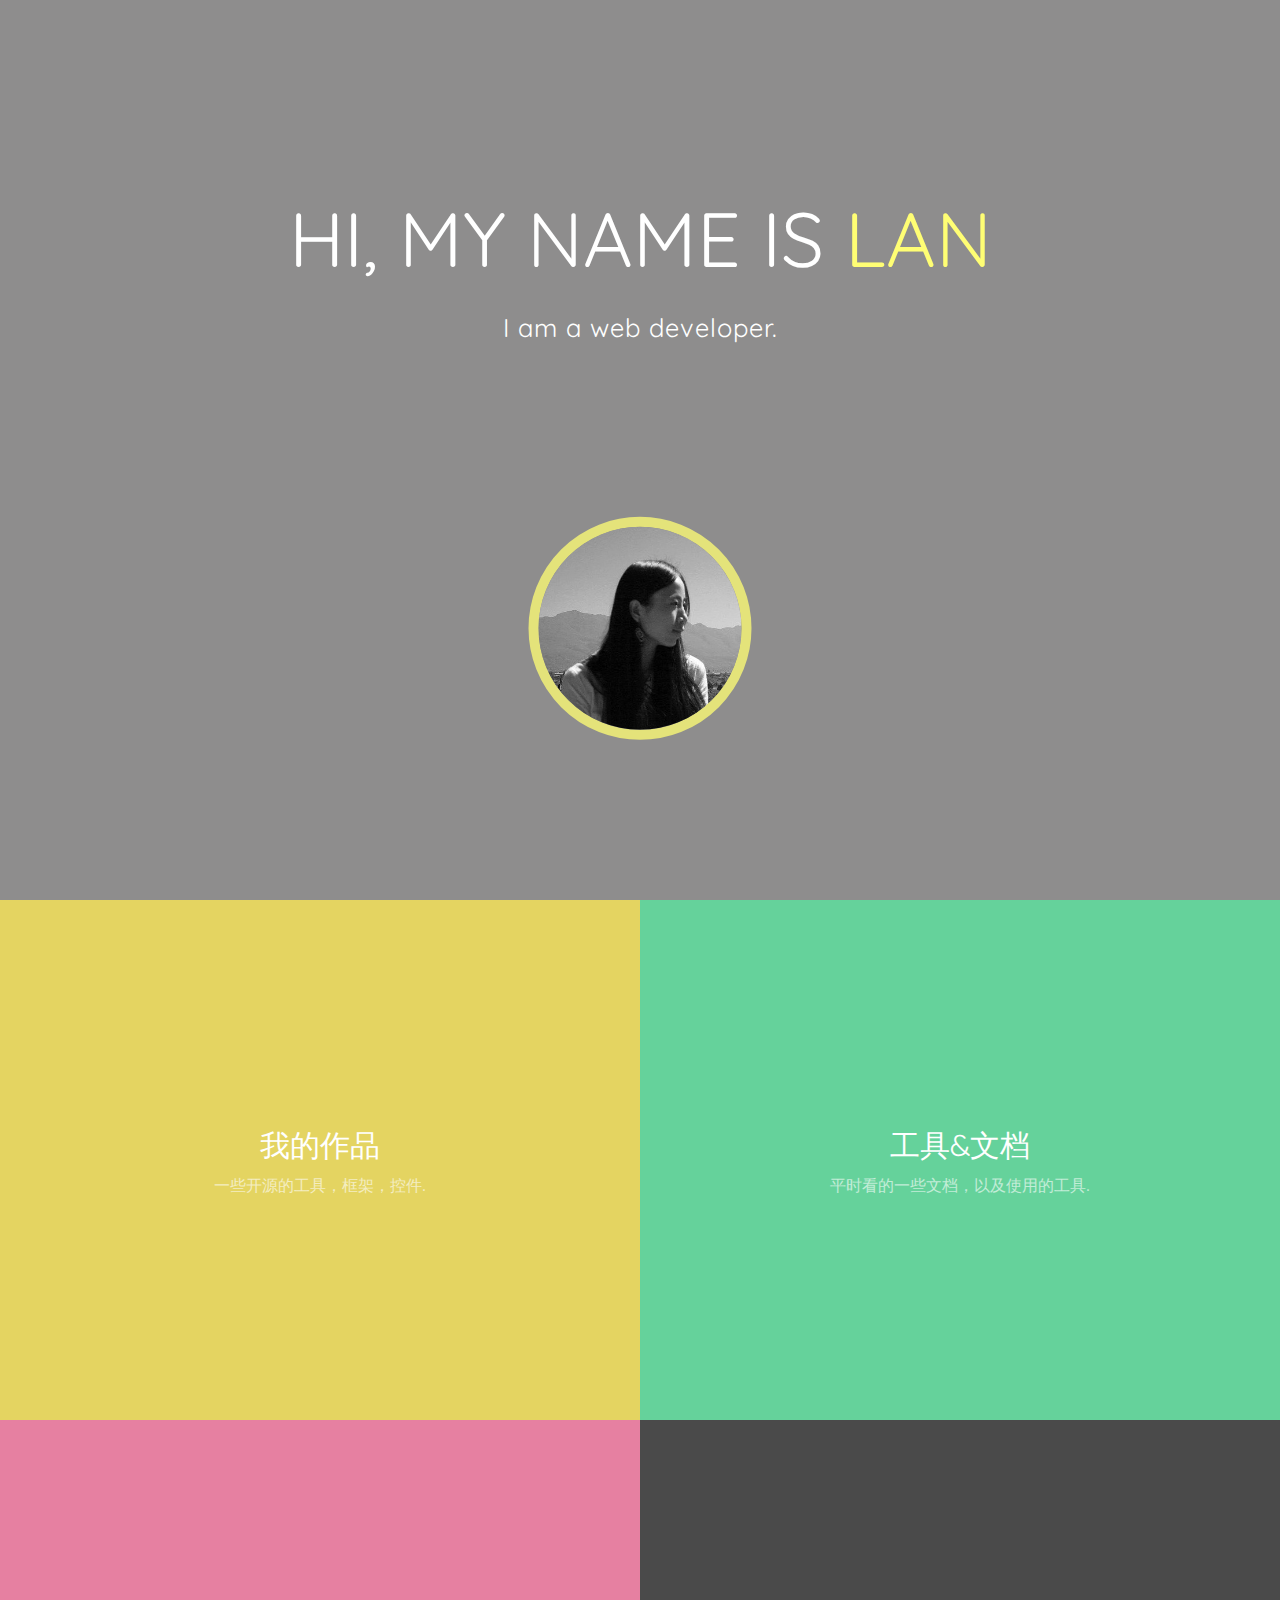
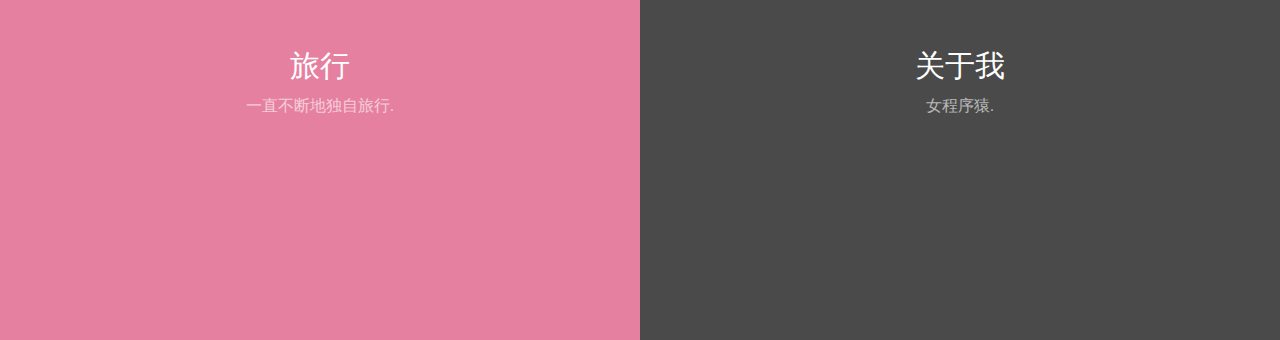
<file: index.html>
<!DOCTYPE html>
<html lang="en" class="js flexbox canvas canvastext webgl no-touch geolocation postmessage websqldatabase indexeddb hashchange history draganddrop websockets rgba hsla multiplebgs backgroundsize borderimage borderradius boxshadow textshadow opacity cssanimations csscolumns cssgradients cssreflections csstransforms csstransforms3d csstransitions fontface generatedcontent video audio localstorage sessionstorage webworkers applicationcache svg inlinesvg smil svgclippaths">

<head>
  <meta http-equiv="Content-Type" content="text/html; charset=utf8">
  <meta name="viewport" content="width=device-width, initial-scale=1">
  <title>LAN</title>
  <link rel="shortcut icon" href="./favicon.ico" />
  <link rel="stylesheet" href="./css/reset.css">
  <!-- CSS reset -->
  <link rel="stylesheet" href="./css/style.css">
  <!-- Resource style -->
  <script src="./js/modernizr.js"></script>
  <!-- Modernizr -->
</head>

<body>
  <main class="cd-main">
    <header>
      <div class="head-info">
        <div>
          <h1>HI, MY NAME IS <span>LAN</span></h1>
          <p>I am a web developer.</p>
        </div>
      </div>
      <div class="user-img">
        <img src="./images/head.jpg" alt="">
      </div>
      <div class="color"></div>
    </header>
    <ul class="cd-gallery">
      <li class="cd-item">
        <a link="product">
          <div>
            <h2>我的作品</h2>
            <p>一些开源的工具，框架，控件.</p>
            <b>Umock</b>
          </div>
        </a>
      </li>
      <li class="cd-item">
        <a link="doc">
          <div>
            <h2>工具&文档</h2>
            <p>平时看的一些文档，以及使用的工具.</p>
            <b>ES6文档</b>
          </div>
        </a>
      </li>
      <li class="cd-item">
        <a link="travel">
          <div>
            <h2>旅行</h2>
            <p>一直不断地独自旅行.</p>
            <b>俄罗斯</b>
          </div>
        </a>
      </li>
      <li class="cd-item">
        <a link="aboutme">
          <div>
            <h2>关于我</h2>
            <p>女程序猿.</p>
            <b>联系我</b>
          </div>
        </a>
      </li>
    </ul>
    <!-- .cd-gallery -->
  </main>
  <!-- .cd-main -->
  <div class="cd-folding-panel">
    <div class="fold-left"></div>
    <!-- this is the left fold -->
    <div class="fold-right"></div>
    <!-- this is the right fold -->
    <div class="cd-fold-content">
    </div>
    <a class="cd-close" href="http://www.17sucai.com/preview/1/2015-10-12/TCC/index.html#0"></a>
  </div>
  <div class="content">
    <div class="aboutme">
      <p><em>女程序媛......</em></p>

      <h2>关于我</h2>
      <!-- <p>其实我是Java工程师，嗯。</p> -->
      <p>目标坐标上海，未来未知。</p>
      <p>其实我很多帐号是vvpvvp，不要问我为什么。</p>

      <h2>联系我</h2>
      <p>Github：<a href="https://github.com/vvpvvp" target="_blank">vvpvvp</a></p>
      <p>微博：<a href="http://weibo.com/u/1705694010" target="_blank">vvpvvp</a></p>
      <!-- <p>邮箱：<a href="mailto:495671811@qq.com" target="_blank">495671811@qq.com</a></p> -->
    </div>
    <div class="travel">
      <p><em>一个人独自旅行，去了太多地方。</em></p>
      <p><em>我会一直行走，用脚步踏遍这个世界。</em></p>

      <h2><a class="title" href="https://lvyou.baidu.com/notes/0b6e1bd2812bca0140b4a020" target="_blank">2012  &bull;  行走四川，搭车川藏线</a></h2>
      <p>想想竟然是好几年前了，年轻的时光真的好快啊</p>

      <h2><a class="title" href="https://lvyou.baidu.com/notes/685fc15e4a3365b88b2d041a" target="_blank">2013  &bull;  湖南·贵州·云南·四川</a></h2>
      <p>17天的行程，10张火车票，有五天夜晚是睡在火车上的，乘坐香格里拉的汽车去往稻城，大概一辈子都不会忘吧。</p>

      <h2>2013 &bull; 哈尔滨，长白山，雾凇岛</h2>
      <p>其实只有5天的行程，可是我就是不停的在行走，看了这辈子最好看的3次日出。可惜没有整理游记....</p>

      <h2><a class="title" href="https://lvyou.baidu.com/notes/e17b3a04419d43347fbdd1bd" target="_blank">2014  &bull;  from洛阳to新疆</a></h2>
      <p>上一次旅程我已经觉得很疯狂了，这一次我睡了10晚的火车，可是一路风光，我想我会一直走下去。</p>

      <h2>2014  &bull;  独身闯泰国</h2>
      <p>我的游玩方法是，早6出，晚10归，如果有人旅行疲劳致死，大概就是我吧。</p>
      <p>但是，我就是喜欢尽我所能，看遍那些我没有去过的地方。</p>

      <h2><a class="title" href="https://lvyou.baidu.com/notes/b5d54f152776db1d304e2330" target="_blank">2015  &bull;  呼伦贝尔</a></h2>
      <p>草原之梦，那么多梦幻的景色。</p>

      <h2><a class="title" href="http://weibo.com/tv/v/EgVPuuZk2?fid=1034:e4ab5317910f1ce5a629b146db30f102" target="_blank">2016  &bull;  火车穿越外蒙古，独自穿行俄罗斯</a></h2>
      <p>一个人的独行，很精彩。内蒙-外蒙古国-伊尔库茨克-贝加尔湖-莫斯科-圣彼得堡-苏兹达尔</p>

      <h2><a class="title">2017  &bull;  自驾甘南，川西，青海</a></h2>
      <p>第一次开车上路，穿越3000公里。</p>

      <h2><a class="title">2018  &bull;  60天，穿越9个国度</a></h2>
      <p>法国，瑞士，西班牙，英国，土耳其，格鲁吉亚，亚美尼亚，阿塞拜疆，伊朗，一路很疯狂</p>
    </div>
    <div class="doc">
      <p><em>都是自己做的一些工具，文档，分享之。</em></p>
      <h2><a class="title" href="http://es6.ch-un.com" target="_blank">ECMAScript 6文档</a></h2>
      <p>阮一峰的版本太过繁琐，我自己整理了一个简洁版本</p>
      <p>快速的介绍新的特性，这样可以更快的理解ES6，同时也方便让自己查询使用。</p>

      <h2><a class="title" href="http://s.ch-un.com" target="_blank">诗词网站</a></h2>
      <p>纯粹个人喜好</p>

      <h2><a class="title" href="http://regexp.ch-un.com" target="_blank">正则表达式测试</a></h2>
      <p>测试，用例，文档并存的正则表达式工具</p>
      <!--
      <h2><a class="title" href="http://js.ch-un.com" target="_blank">JS文档</a></h2>
      <p>Number, String, RegExp, Array等基础的对象文档，包含es5,es6</p>

      <h2><a class="title" href="http://css.ch-un.com" target="_blank">CSS文档</a></h2>
      <p>CSS中flex, transform, translation等新特性的文档，主要是每次用都得查，你懂的</p>-->
    </div>
    <div class="product">
      <p><em>一些作品。</em></p>

      <h2><a href="https://www.heyui.top" target="_blank">heyui</a></h2>
      <p>Vue2.0 UI Components。</p>
      <p>HEYUI，一个基于Vue.js的高质量UI组件库。</p>

      <h2><a href="https://admin.heyui.top" target="_blank">heyui-admin</a></h2>
      <p>heyui-admin 是一个成熟的企业应用解决方案。</p>
      <p>基于 vue2.0 和 heyui 组件库的中后端系统。</p>

      <h2><a href="https://www.npmjs.com/package/hey-cli" target="_blank">hey-cli</a></h2>
      <p>webpack脚手架，hot-dev-server，build。 </p>
      <p>不需要理解webpack，只需要知道如何配置就可以使用，摆脱繁琐重复的webpack配置。</p>

      <h2><a href="https://www.npmjs.com/package/umock" target="_blank">umock</a></h2>
      <p>服务器端的Mock Server，无需等待后端，前端可以提前独自开发。</p>
      <p>完善每个接口的文档，让所有的人都能快速开发。</p>

      <h2><a href="http://manba.ch-un.com" target="_blank">manba</a></h2>
      <p>迷你的js日期处理Util，比moment更小，更简洁</p>

      <h2><a href="https://www.npmjs.com/package/js-model" target="_blank">model</a></h2>
      <p>建立前端的数据模型，数据标准化。</p>
      <p>扩展为nodejs的数据模型管理。</p>

      <h2><a href="https://vvpvvp.coding.me/book-cli/" target="_blank">book-cli</a></h2>
      <p>最简单的Markdown文档生成工具</p>
    </div>
  </div>
  <!-- <div class="beian"><a href="http://www.miitbeian.gov.cn">沪ICP备17010105号</a></div> -->
  <script src="./js/jquery-2.1.1.js"></script>
  <!-- <script src="./js/d3.v3.min.js"></script>
  <script src="./js/trianglify.js"></script> -->
  <script src="./js/main.js"></script>
</body>

</html>
</file>
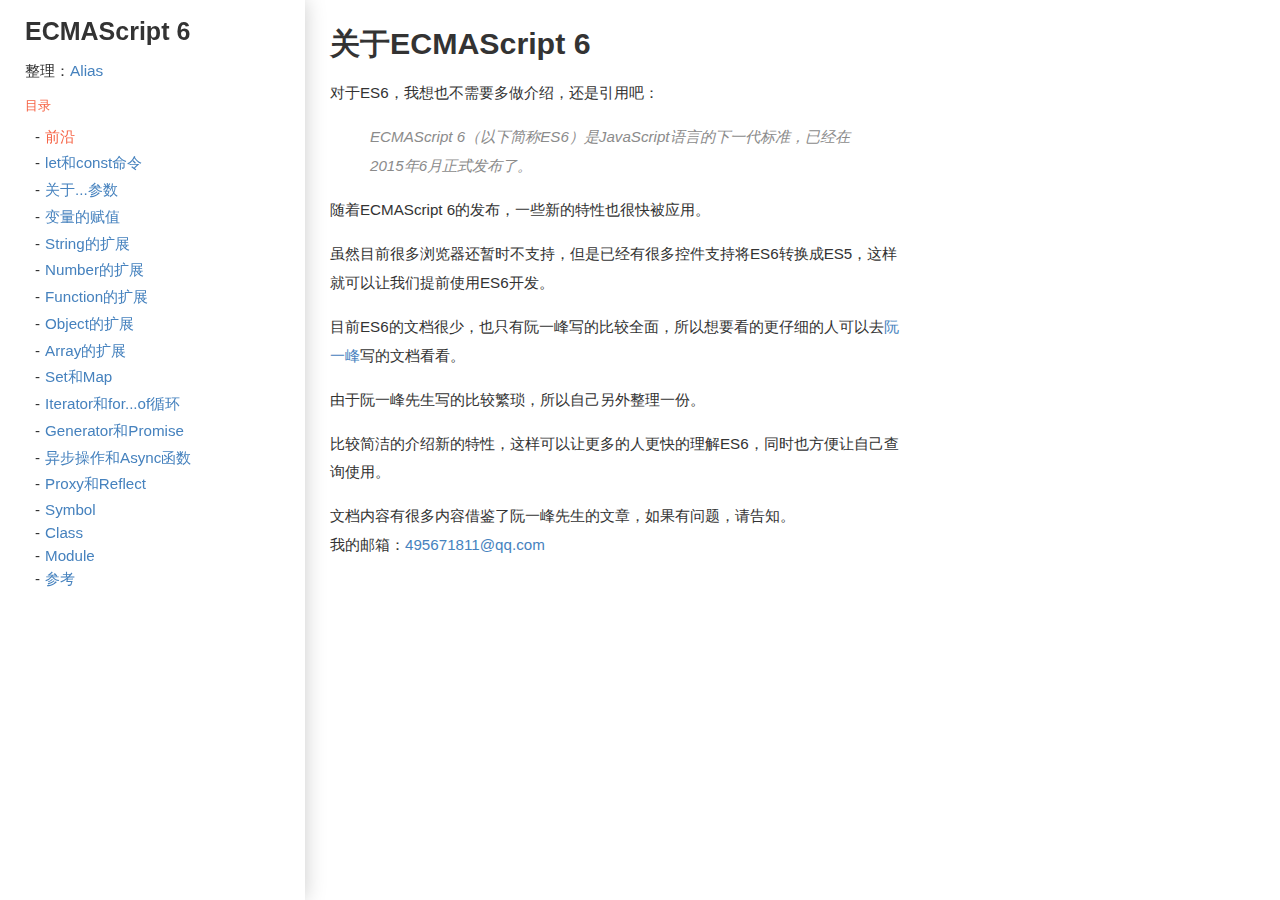
<file: es6/index.html>
<!DOCTYPE html>
<html>
<head>
    <meta http-equiv="Content-Type" content="text/html; charset=utf-8" />
    <meta name="viewport" content="width=device-width, initial-scale=1" />
    <meta content="width=device-width, initial-scale=1.0, maximum-scale=1.0, user-scalable=no" name="viewport" />
    <title>ECMAScript 6文档</title>
    <meta name="keywords" content="ES6,ECMAScript6,javascript,javascript新规范,promise,generator" />
    <meta name="description" itemprop="description" content="ECMAScript6"/>
    <meta name="baidu-site-verification" content="PYhQPeGJWB" />
    <script type="text/javascript" src="js/plugin/jquery.js"></script>
    <script type="text/javascript" src="js/marked.js"></script>
    <script type="text/javascript" src="js/prism.js"></script>
    <link rel="shortcut icon"  type="image/x-icon" href="images/es6.ico"/>
    <link rel="Bookmark"  type="image/x-icon"  href="images/es6.ico"/>
    <link rel="icon"  type="image/x-icon" href="images/es6.ico" />
    <link rel="stylesheet" href="css/es6Index.css">

    <script type="text/javascript">
        function getHash() {
            var hash = window.location.hash||CONFIG.index;
            return hash.substr(1,hash.length);
        }
        var CONFIG = {
            document_title:"ECMAScript 6文档",
            content_id:"#content",
            side_id:"#sidebar",

            // index page
            index: "#README",

            // sidebar file
            sidebar_file: "SUMMARY.md",

            // where the docs are actually stored on github - so you can edit
            base_url: "https://github.com/ruanyf/es6tutorial/edit/gh-pages",
        };
        var uyan_config = {
            'du':'es6.ch-un.com', 
            'su':getHash()
        };
        $(function () {
            var sidebar = $(CONFIG.side_id);
            $.get("doc/"+CONFIG.sidebar_file, function(data){
                sidebar.html(marked(data));
                loadContent();
                $("a",sidebar).on("click",function(event){
                    var href = $(this).attr("href");
                    if(href.indexOf("http://")==-1){
                        event.preventDefault();
                        window.location.hash = "#" + href.split(".")[0];
                    }else{
                        $(this).attr("target","_blank");
                    }
                });
                window.onhashchange = function(){
                    loadContent();
                }
            });


            function loadContent() {
                var page = getHash();
                $(CONFIG.side_id+" a.selected").removeClass("selected");
                $(CONFIG.side_id+" a[href='"+page+".md']").addClass("selected");

                $.get("doc/"+page+".md", function(data) {
                    $(CONFIG.content_id).html(marked(data));
                    if ("#"+page == CONFIG.index) {
                      document.title = CONFIG.document_title;
                    } else {
                      document.title = $(CONFIG.content_id + " h1").text() + " - " + CONFIG.document_title;
                    }
                    // normalize_paths();
                    // create_page_anchors();

                    // 完成代码高亮
                    $('#content code').map(function() {
                      Prism.highlightElement(this);
                    });
                    $(window).scrollTop(0);
                    // var iframe = $("#uyan_frame iframe").get(0);
                    // if(iframe){
                    //     iframe.src = iframe.src.replace("&su="+uyan_config.su+"&","&su="+page+"&");
                    //     uyan_config.su = page;
                    // }
                });
            }

        });
    </script>

</head>

<body>
    <div id="sidebar">
        <h1>ECMAScript 6文档</h1>
    </div>
    <div id="content">
        
    </div>
    <!-- UY BEGIN -->
    <!-- <div id="uyan_frame"></div>
    <script type="text/javascript" src="http://v2.uyan.cc/code/uyan.js?uid=2081978" id="uyan_id"></script> -->
    <!-- UY END -->
</body>
</html>
</file>
<file: css/style.css>
/* -------------------------------- 

Primary style

-------------------------------- */

*,
*::after,
*::before {
  box-sizing: border-box;
}

html {
  font-size: 62.5%;
}

body {
  font-size: 1.6rem;
  font-family: "Open Sans", sans-serif;
  color: #363558;
  background-color: #8e8d8d;
  /* background-image: url(../images/bg.png); */
  /* background-position: left bottom; */
  /* background-repeat: no-repeat; */
}

a {
  color: #6747a7;
  text-decoration: none;
}

h1,
h2 {
  /* font-family: "Vollkorn", serif; */
  font-family: 'Quicksand', sans-serif;
}


/* -------------------------------- 

Patterns - reusable parts of our design

-------------------------------- */

.overflow-hidden {
  overflow: hidden;
}


/* -------------------------------- 

Header

-------------------------------- */

header {
  height: 100vh;
  /* line-height: 170px; */
  text-align: center;
  /* background: #FE445B; */
  position: relative;
}

header h1 {
  color: #FFF;
  font-size: 8vw;
  margin: 0;
  font-weight: 400;
  text-transform: uppercase;
}

header>.head-info {
  height: 60vh;
  position: relative;
}

header>.head-info>div {
  position: absolute;
  left: 0;
  right: 0;
  top: 50%;
  transform: translateY(-50%);
}

header p {
  color: #FFF;
  font-size: 5vw;
  margin: 1.5em 0 0 0;
  letter-spacing: 1px;
  font-family: 'Quicksand', sans-serif;
}

header span {
  color: #fffe74;
}

header .user-img {
  position: absolute;
  bottom: 30%;
  left: 50%;
  transform: translate(-50%, 50%);
  z-index: 1;
}

header .user-img img {
  width: 80%;
  border-radius: 150px;
  border: 10px solid rgba(255, 254, 116, 0.76);
}

@media only screen and (min-width: 600px) {
  header p {
    font-size: 2vw;
  }
  header h1 {
    font-size: 6vw;
  }
  header .user-img img {
    width: 60%;
  }
}


/* -------------------------------- 

Main content

-------------------------------- */

.cd-main {
  overflow-x: hidden;
}

.cd-main::before {
  /* never visible - this is used in jQuery to check the current MQ */
  display: none;
  content: 'mobile';
}

.cd-main>* {
  -webkit-transition: -webkit-transform 0.5s 0.4s;
  -moz-transition: -moz-transform 0.5s 0.4s;
  transition: transform 0.5s 0.4s;
}

.cd-main.fold-is-open>* {
  /* on mobile - translate .cd-main content to the right when the .cd-folding-panel is open */
  -webkit-transform: translateX(100%);
  -moz-transform: translateX(100%);
  -ms-transform: translateX(100%);
  -o-transform: translateX(100%);
  transform: translateX(100%);
  -webkit-transition: -webkit-transform 0.5s 0s;
  -moz-transition: -moz-transform 0.5s 0s;
  transition: transform 0.5s 0s;
}

@media only screen and (min-width: 600px) {
  .cd-main.fold-is-open>* {
    -webkit-transform: translateX(600px);
    -moz-transform: translateX(600px);
    -ms-transform: translateX(600px);
    -o-transform: translateX(600px);
    transform: translateX(600px);
  }
}

@media only screen and (min-width: 1100px) {
  .cd-main::before {
    /* never visible - this is used in jQuery to check the current MQ */
    content: 'desktop';
  }
  .cd-main.fold-is-open>* {
    /* reset style - on bigger devices we translate the gallery items */
    -webkit-transform: translateX(0);
    -moz-transform: translateX(0);
    -ms-transform: translateX(0);
    -o-transform: translateX(0);
    transform: translateX(0);
  }
}

.cd-gallery::after {
  clear: both;
  content: "";
  display: table;
}

.cd-gallery::before {
  /* this is the dark layer covering the .cd-gallery when the .cd-folding-panel is open */
  display: block;
  content: '';
  position: absolute;
  z-index: 1;
  top: 0;
  left: 0;
  height: 100%;
  width: 100%;
  background-color: rgba(28, 23, 38, 0.6);
  opacity: 0;
  visibility: hidden;
  -webkit-transition: opacity 0.5s 0.4s, visibility 0s 0.9s;
  -moz-transition: opacity 0.5s 0.4s, visibility 0s 0.9s;
  transition: opacity 0.5s 0.4s, visibility 0s 0.9s;
}

.fold-is-open .cd-gallery::before {
  visibility: visible;
  opacity: 1;
  -webkit-transition: opacity 0.5s 0s, visibility 0s 0s;
  -moz-transition: opacity 0.5s 0s, visibility 0s 0s;
  transition: opacity 0.5s 0s, visibility 0s 0s;
}

.cd-item {
  width: 100%;
  height: 300px;
  text-align: center;
  /* Force Hardware Acceleration */
  -webkit-transform: translateZ(0);
  -moz-transform: translateZ(0);
  -ms-transform: translateZ(0);
  -o-transform: translateZ(0);
  transform: translateZ(0);
  -webkit-backface-visibility: hidden;
  backface-visibility: hidden;
  -webkit-transition: -webkit-transform 0.5s 0.4s;
  -moz-transition: -moz-transform 0.5s 0.4s;
  transition: transform 0.5s 0.4s;
}

.cd-item>a {
  display: table;
  height: 100%;
  width: 100%;
  overflow: hidden;
  color: #ffffff;
  -webkit-font-smoothing: antialiased;
  -moz-osx-font-smoothing: grayscale;
}

.cd-item>a.dark-text {
  color: #363558;
}

.cd-item>a.dark-text b {
  border-color: #363558;
}

.cd-item div {
  display: table-cell;
  vertical-align: middle;
}

.cd-item:nth-of-type(1) {
  background-color: #e4d461;
}

.cd-item:nth-of-type(2) {
  background-color: #65d29b;
}

.cd-item:nth-of-type(3) {
  background-color: #e680a1;
}

.cd-item:nth-of-type(4) {
  background-color: #4a4a4a;
}

.cd-item h2 {
  font-size: 2.2rem;
}

.cd-item p {
  line-height: 1.2;
  font-size: 1.4rem;
  opacity: 0.6;
  padding: 1em 0;
}

.cd-item b {
  display: inline-block;
  font-size: 1.2rem;
  font-weight: bold;
  text-transform: uppercase;
  letter-spacing: 1px;
  padding: 1em 1.3em;
  border-radius: 50em;
  border: 1px solid #ffffff;
  cursor: pointer;
}

@media only screen and (min-width: 1100px) {
  .cd-item {
    width: 50%;
    float: left;
    height: 520px;
    -webkit-transition: -webkit-transform 0.5s 0.4s;
    -moz-transition: -moz-transform 0.5s 0.4s;
    transition: transform 0.5s 0.4s;
  }
  .cd-item h2 {
    font-size: 3rem;
  }
  .cd-item p {
    font-size: 1.6rem;
  }
  .cd-item h2,
  .cd-item p {
    -webkit-transform: translateY(30px);
    -moz-transform: translateY(30px);
    -ms-transform: translateY(30px);
    -o-transform: translateY(30px);
    transform: translateY(30px);
    -webkit-transition: -webkit-transform 0.3s 0.1s;
    -moz-transition: -moz-transform 0.3s 0.1s;
    transition: transform 0.3s 0.1s;
  }
  .cd-item b {
    opacity: 0;
    -webkit-transform: translateY(20px);
    -moz-transform: translateY(20px);
    -ms-transform: translateY(20px);
    -o-transform: translateY(20px);
    transform: translateY(20px);
    -webkit-transition: opacity 0.3s 0s, -webkit-transform 0.3s 0s;
    -moz-transition: opacity 0.3s 0s, -moz-transform 0.3s 0s;
    transition: opacity 0.3s 0s, transform 0.3s 0s;
  }
  .no-touch .cd-item a:hover h2,
  .no-touch .cd-item a:hover p {
    -webkit-transform: translateY(0);
    -moz-transform: translateY(0);
    -ms-transform: translateY(0);
    -o-transform: translateY(0);
    transform: translateY(0);
    -webkit-transition: -webkit-transform 0.3s 0s;
    -moz-transition: -moz-transform 0.3s 0s;
    transition: transform 0.3s 0s;
  }
  .no-touch .cd-item a:hover b {
    opacity: 1;
    -webkit-transform: translateY(0);
    -moz-transform: translateY(0);
    -ms-transform: translateY(0);
    -o-transform: translateY(0);
    transform: translateY(0);
    -webkit-transition: opacity 0.3s 0.1s, -webkit-transform 0.3s 0.1s;
    -moz-transition: opacity 0.3s 0.1s, -moz-transform 0.3s 0.1s;
    transition: opacity 0.3s 0.1s, transform 0.3s 0.1s;
  }
  .fold-is-open .cd-item {
    -webkit-transition: -webkit-transform 0.5s 0s;
    -moz-transition: -moz-transform 0.5s 0s;
    transition: transform 0.5s 0s;
    -webkit-transform: translateX(-400px);
    -moz-transform: translateX(-400px);
    -ms-transform: translateX(-400px);
    -o-transform: translateX(-400px);
    transform: translateX(-400px);
  }
  .fold-is-open .cd-item:nth-of-type(2n) {
    -webkit-transform: translateX(400px);
    -moz-transform: translateX(400px);
    -ms-transform: translateX(400px);
    -o-transform: translateX(400px);
    transform: translateX(400px);
  }
}


/* -------------------------------- 

folding panel

-------------------------------- */

.cd-folding-panel {
  position: fixed;
  z-index: 1;
  top: 0;
  left: 0;
  height: 100vh;
  width: 100%;
  visibility: hidden;
  overflow: hidden;
  -webkit-transition: visibility 0s 0.9s;
  -moz-transition: visibility 0s 0.9s;
  transition: visibility 0s 0.9s;
}

.cd-folding-panel .fold-left,
.cd-folding-panel .fold-right {
  /* the :after elements of .fold-left and .fold-right are the 2 fold sides */
  width: 100%;
  height: 100vh;
  overflow: hidden;
  position: relative;
  /* enable a 3D-space for children elements */
  -webkit-perspective: 2000px;
  -moz-perspective: 2000px;
  perspective: 2000px;
}

.cd-folding-panel .fold-left::after,
.cd-folding-panel .fold-right::after {
  /* 2 fold sides */
  content: '';
  position: absolute;
  top: 0;
  left: 0;
  height: 100%;
  width: 100%;
  /* Force Hardware Acceleration */
  -webkit-transform: translateZ(0);
  -moz-transform: translateZ(0);
  -ms-transform: translateZ(0);
  -o-transform: translateZ(0);
  transform: translateZ(0);
  -webkit-backface-visibility: hidden;
  backface-visibility: hidden;
  -webkit-transition: -webkit-transform 0.5s 0.4s, background-color 0.5s 0.4s;
  -moz-transition: -moz-transform 0.5s 0.4s, background-color 0.5s 0.4s;
  transition: transform 0.5s 0.4s, background-color 0.5s 0.4s;
}

.cd-folding-panel .fold-right {
  -webkit-perspective-origin: 0% 50%;
  -moz-perspective-origin: 0% 50%;
  perspective-origin: 0% 50%;
}

.cd-folding-panel .fold-right::after {
  -webkit-transform-origin: right center;
  -moz-transform-origin: right center;
  -ms-transform-origin: right center;
  -o-transform-origin: right center;
  transform-origin: right center;
  -webkit-transform: translateX(-100%) rotateY(-90deg);
  -moz-transform: translateX(-100%) rotateY(-90deg);
  -ms-transform: translateX(-100%) rotateY(-90deg);
  -o-transform: translateX(-100%) rotateY(-90deg);
  transform: translateX(-100%) rotateY(-90deg);
  background-color: #c0c3c3;
}

.cd-folding-panel .fold-left {
  /* on mobile only the right fold side is visible */
  display: none;
}

.cd-folding-panel .fold-left::after {
  background-color: #f9fafa;
}

.cd-folding-panel .cd-close {
  /* 'X' close icon */
  position: absolute;
  z-index: 1;
  display: inline-block;
  top: 10px;
  right: 10px;
  height: 44px;
  width: 44px;
  /* image replacement */
  overflow: hidden;
  text-indent: 100%;
  white-space: nowrap;
  opacity: 0;
  -webkit-transition: opacity 0.2s 0s;
  -moz-transition: opacity 0.2s 0s;
  transition: opacity 0.2s 0s;
}

.cd-folding-panel .cd-close::after,
.cd-folding-panel .cd-close::before {
  /* lines of 'X' icon */
  content: '';
  position: absolute;
  height: 3px;
  width: 32px;
  left: 50%;
  top: 50%;
  background-color: #544173;
  -webkit-backface-visibility: hidden;
  backface-visibility: hidden;
  -webkit-transition: opacity 0.2s;
  -moz-transition: opacity 0.2s;
  transition: opacity 0.2s;
}

.cd-folding-panel .cd-close::after {
  -webkit-transform: translateX(-50%) translateY(-50%) rotate(45deg);
  -moz-transform: translateX(-50%) translateY(-50%) rotate(45deg);
  -ms-transform: translateX(-50%) translateY(-50%) rotate(45deg);
  -o-transform: translateX(-50%) translateY(-50%) rotate(45deg);
  transform: translateX(-50%) translateY(-50%) rotate(45deg);
}

.cd-folding-panel .cd-close::before {
  -webkit-transform: translateX(-50%) translateY(-50%) rotate(-45deg);
  -moz-transform: translateX(-50%) translateY(-50%) rotate(-45deg);
  -ms-transform: translateX(-50%) translateY(-50%) rotate(-45deg);
  -o-transform: translateX(-50%) translateY(-50%) rotate(-45deg);
  transform: translateX(-50%) translateY(-50%) rotate(-45deg);
}

.cd-folding-panel.is-open {
  visibility: visible;
  -webkit-transition: visibility 0s 0s;
  -moz-transition: visibility 0s 0s;
  transition: visibility 0s 0s;
}

.cd-folding-panel.is-open .fold-right::after,
.cd-folding-panel.is-open .fold-left::after {
  -webkit-transform: translateX(0);
  -moz-transform: translateX(0);
  -ms-transform: translateX(0);
  -o-transform: translateX(0);
  transform: translateX(0);
  -webkit-transition: -webkit-transform 0.5s 0s, background-color 0.5s 0s;
  -moz-transition: -moz-transform 0.5s 0s, background-color 0.5s 0s;
  transition: transform 0.5s 0s, background-color 0.5s 0s;
}

.cd-folding-panel.is-open .fold-right::after {
  background-color: #f9fafa;
}

.cd-folding-panel.is-open .cd-close {
  opacity: 1;
  -webkit-transition: opacity 0.2s 0.5s;
  -moz-transition: opacity 0.2s 0.5s;
  transition: opacity 0.2s 0.5s;
}

@media only screen and (min-width: 600px) {
  .cd-folding-panel {
    width: 600px;
  }
}

@media only screen and (min-width: 1100px) {
  .cd-folding-panel {
    left: 50%;
    right: auto;
    -webkit-transform: translateX(-50%);
    -moz-transform: translateX(-50%);
    -ms-transform: translateX(-50%);
    -o-transform: translateX(-50%);
    transform: translateX(-50%);
    width: 800px;
  }
  .cd-folding-panel .fold-left,
  .cd-folding-panel .fold-right {
    width: 50%;
    float: left;
    height: 100%;
  }
  .cd-folding-panel .fold-right {
    /* change perspective-origin so that the 2 fold sides have the same vanishing point */
    -webkit-perspective-origin: 0% 50%;
    -moz-perspective-origin: 0% 50%;
    perspective-origin: 0% 50%;
  }
  .cd-folding-panel .fold-right::after {
    -webkit-transform-origin: right center;
    -moz-transform-origin: right center;
    -ms-transform-origin: right center;
    -o-transform-origin: right center;
    transform-origin: right center;
    -webkit-transform: translateX(-100%) rotateY(-90deg);
    -moz-transform: translateX(-100%) rotateY(-90deg);
    -ms-transform: translateX(-100%) rotateY(-90deg);
    -o-transform: translateX(-100%) rotateY(-90deg);
    transform: translateX(-100%) rotateY(-90deg);
  }
  .cd-folding-panel .fold-left {
    display: block;
    /* change perspective-origin so that the 2 fold sides have the same vanishing point */
    -webkit-perspective-origin: 100% 50%;
    -moz-perspective-origin: 100% 50%;
    perspective-origin: 100% 50%;
  }
  .cd-folding-panel .fold-left::after {
    -webkit-transform-origin: left center;
    -moz-transform-origin: left center;
    -ms-transform-origin: left center;
    -o-transform-origin: left center;
    transform-origin: left center;
    -webkit-transform: translateX(100%) rotateY(90deg);
    -moz-transform: translateX(100%) rotateY(90deg);
    -ms-transform: translateX(100%) rotateY(90deg);
    -o-transform: translateX(100%) rotateY(90deg);
    transform: translateX(100%) rotateY(90deg);
  }
}

.cd-fold-content {
  position: absolute;
  top: 0;
  left: 0;
  height: 100%;
  width: 100%;
  padding: 4em 2em;
  visibility: hidden;
  -webkit-transition: visibility 0s 0.4s;
  -moz-transition: visibility 0s 0.4s;
  transition: visibility 0s 0.4s;
}

.cd-fold-content>* {
  opacity: 0;
  -webkit-transform: translateY(20px);
  -moz-transform: translateY(20px);
  -ms-transform: translateY(20px);
  -o-transform: translateY(20px);
  transform: translateY(20px);
}

.cd-fold-content h2 {
  font-size: 2.4rem;
  -webkit-transition: -webkit-transform 0.2s 0.2s, opacity 0.2s 0.2s;
  -moz-transition: -moz-transform 0.2s 0.2s, opacity 0.2s 0.2s;
  transition: transform 0.2s 0.2s, opacity 0.2s 0.2s;
}

.cd-fold-content p,
.cd-fold-content em {
  line-height: 1.6;
}

.cd-fold-content em {
  display: inline-block;
  margin: 1em 0;
  font-family: "Vollkorn", serif;
  font-size: 1.8rem;
  color: #7a78ae;
  -webkit-transition: -webkit-transform 0.2s 0.1s, opacity 0.2s 0.1s;
  -moz-transition: -moz-transform 0.2s 0.1s, opacity 0.2s 0.1s;
  transition: transform 0.2s 0.1s, opacity 0.2s 0.1s;
}

.cd-fold-content p {
  margin-bottom: 1em;
  font-size: 1.4rem;
  -webkit-transition: -webkit-transform 0.2s 0s, opacity 0.2s 0s;
  -moz-transition: -moz-transform 0.2s 0s, opacity 0.2s 0s;
  transition: transform 0.2s 0s, opacity 0.2s 0s;
}

.is-open .cd-fold-content {
  overflow-y: auto;
  -webkit-overflow-scrolling: touch;
  visibility: visible;
  -webkit-transition: visibility 0s 0.5s;
  -moz-transition: visibility 0s 0.5s;
  transition: visibility 0s 0.5s;
}

.is-open .cd-fold-content>* {
  opacity: 1;
  -webkit-transform: translateY(0);
  -moz-transform: translateY(0);
  -ms-transform: translateY(0);
  -o-transform: translateY(0);
  transform: translateY(0);
}

.is-open .cd-fold-content h2 {
  -webkit-transition: -webkit-transform 0.2s 0.5s, opacity 0.2s 0.5s;
  -moz-transition: -moz-transform 0.2s 0.5s, opacity 0.2s 0.5s;
  transition: transform 0.2s 0.5s, opacity 0.2s 0.5s;
}

.is-open .cd-fold-content em {
  -webkit-transition: -webkit-transform 0.2s 0.6s, opacity 0.2s 0.6s;
  -moz-transition: -moz-transform 0.2s 0.6s, opacity 0.2s 0.6s;
  transition: transform 0.2s 0.6s, opacity 0.2s 0.6s;
}

.is-open .cd-fold-content p {
  -webkit-transition: -webkit-transform 0.2s 0.7s, opacity 0.2s 0.7s;
  -moz-transition: -moz-transform 0.2s 0.7s, opacity 0.2s 0.7s;
  transition: transform 0.2s 0.7s, opacity 0.2s 0.7s;
}

@media only screen and (min-width: 600px) {
  .cd-fold-content h2 {
    font-size: 3.2rem;
  }
}

@media only screen and (min-width: 1100px) {
  .cd-fold-content {
    padding: 4em;
  }
  .cd-fold-content>* {
    -webkit-transform: translateY(40px);
    -moz-transform: translateY(40px);
    -ms-transform: translateY(40px);
    -o-transform: translateY(40px);
    transform: translateY(40px);
  }
  .cd-fold-content em {
    font-size: 2.2rem;
  }
  .cd-fold-content p {
    font-size: 1.6rem;
  }
}


/* -------------------------------- 

Javascript disabled

-------------------------------- */

.no-js .cd-fold-content.single-page {
  position: static;
  visibility: visible;
  height: auto;
  background-color: #dadcdc;
}

.no-js .cd-fold-content.single-page>* {
  opacity: 1;
  -webkit-transform: translateY(0);
  -moz-transform: translateY(0);
  -ms-transform: translateY(0);
  -o-transform: translateY(0);
  transform: translateY(0);
}

@font-face {
  font-family: 'Quicksand';
  font-style: normal;
  font-weight: 400;
  src: local('Quicksand Regular'), local('Quicksand-Regular'), url(./font/font.woff2) format('woff2');
  unicode-range: U+0000-00FF, U+0131, U+0152-0153, U+02C6, U+02DA, U+02DC, U+2000-206F, U+2074, U+20AC, U+2212, U+2215, U+E0FF, U+EFFD, U+F000;
}

.cd-fold-content h2 a {
  /*font-size:12px; */
}

.cd-fold-content h2 a.title {
  font-size: 25px;
}

.cd-fold-content p {
  line-height: 2;
  font-size: 1em;
  color: #696969;
  margin: 0;
  font-family: 'Quicksand', "Vollkorn", serif;
}

.cd-fold-content em {
  line-height: 2;
  font-size: 1em;
  margin: 0;
}

.cd-fold-content h2 {
  margin-top: 39px;
  font-size: 24px;
  line-height: 2;
  color: #6747a7;
  font-family: 'Quicksand', "Vollkorn", serif;
}

.cd-fold-content h2 a:hover {
  text-decoration: underline;
}

.content {
  display: none;
}

::-webkit-scrollbar {
  width: 8px;
  height: 8px;
}

::-webkit-scrollbar-thumb {
  background-color: rgba(113, 113, 113, 0.44);
}

::-webkit-scrollbar-thumb:hover {
  background-color: rgba(113, 113, 113, 0.8);
}

.beian {
  text-align: center;
  font-size: 12px;
  padding: 10px 0;
}

.beian a {
  color: #FFF;
}
</file>
<file: es6/css/es6Index.css>
/* General Setting */

/* Small screens (default) */
html { font-size: 100%; }
 
/* Medium screens (640px) */
@media (min-width: 40rem) { 
  html { font-size: 112%; }
}
 
/* Large screens (1024px) */
@media (min-width: 64rem) { 
  html { font-size: 120%; }
}

/* Grid */

/* Ditto */

body {
    color: #333;
    margin: 0;
    font-weight: 300;
    padding: 0;
    font-family: "Helvetica Neue",Helvetica,"PingFang SC","Microsoft Yahei","WenQuanYi Micro Hei",Arial,Verdana,sans-serif;
    font-size: 0.8rem;
    /* line-height: 1.8; */
}

#sidebar {
    margin-top: 0;
    padding-left: 25px;
    padding-bottom:25px;
    padding-top: 25px;
    box-shadow: 0 0 20px #CCC;
    /* border-right: 1px solid #E1E1E1; */
}

@media (min-width: 40rem) {
    #sidebar {
    width: 280px;
    position: fixed;
    height: 100%;
    margin-right: 20px;
    padding-bottom:0px;
    padding-top: 0px;
    overflow-y: auto;
    overflow: -moz-scrollbars-vertical;
    }
}

#sidebar h1 {
    font-size: 25px;
    margin-bottom: 0px;
    padding-bottom: 0px;
}

#sidebar h1 a:link, #sidebar h1 a:visited {
    color: #333;
}

#sidebar h2 {
    font-size: 0.7rem;
}

#sidebar h5 {
    margin-top: 20px;
    margin-bottom: 0;
}

#sidebar a:visited, #sidebar a:link {
    color: #4682BE;
    text-decoration: none;
}

#sidebar ul {
    list-style-type: none;
    margin: 0;
    padding-left: 10px;
    padding-top: 0;
}

#sidebar ol {
    margin: 0;
    padding-left: 30px;
    padding-top: 0;
}

#sidebar ul li:before {  /* a hack to have dashes as a list style */
    content: "-";
    position: relative;
    left: -5px;
}

#sidebar ul li,
#sidebar ol li {
    margin-top: 0;
    margin-bottom: 0.3rem;
    margin-left: 10px;
    padding: 0;
    text-indent: -5px;/* to compensate for the padding for the dash */
    font-size: 0.79rem;
}

#content {
    padding-top: 10px;
    padding-bottom: 10px;
    margin-left: 20px;
    margin-right: 20px;
    font-size: 0.79rem;
    line-height: 1.5rem;
    /* border: 1px solid black; */
    counter-reset: section;
}

@media (min-width: 40rem) {
    #content {
        width: 580px;
        padding-left:330px;
        margin-left: 0px;
        margin-right: 0px;
    }
}

#content pre{
    margin-left: auto;
    margin-right: auto;
    padding-top: 10px;
    padding-bottom: 10px;
    padding-left: 0.7rem;
    line-height: 1.2;
    color: #FFF;
    border-radius: 2px;
}

#content code {
    padding-right: 5px;
    color: #8BD100;
    font-size: 0.7rem;
    font-weight: normal;
    line-height: 2.2;
    font-family: inherit;
    border-radius: 2px;
}

#content p>code,
#content li>code,
#content h2>code,
#content h3>code{
  color: #F66B4E;
  background: #FFF2EF;
}

#content h2 {
    margin-top: 40px;
    margin-bottom: 0px;
    padding-top: 10px;
    padding-bottom: 0px;
    font-size: 20px;
    color: #F4654C;
    font-weight: inherit;
    text-align: left;
    border-top: 1px solid #F46850;
    counter-increment: section;
}

#content h2:before {
    content: counter(section) ". ";
}


#content h3:before {
    /* content: "- "; */
}

#content h3 {
    /* margin-top: 30px; */
    font-weight: inherit;
    margin-bottom: 0px;
    padding-top: 20px;
    color: #F57A65;
    padding-bottom: 0px;
    text-align: left;
    /* border-top: 1px dotted #777; */
}

#content h2:hover,
#content h3:hover {
  /* color: #775CA6; */
}

#content img {
    max-width: 90%;
    display: block;

    margin-left: auto;
    margin-right: auto;
    margin-top: 40px;
    margin-bottom: 40px;

    border-radius: 5px;
}

#content ul {
    display: block;
    list-style-type: none;
    padding-top: 0.5rem;
    padding-bottom:0.5rem;
}

#content ol {
    display: block;
    padding-top: 0.5rem;
    padding-bottom:0.5rem;
}


#content ul li:before {/* a hack to have dashes as a list style */
    content: "-";
    position: relative;
    left: -5px;
    color: #CD4064;
}

#content ul li,
#content ol li{
    text-indent: -5px;  /* to compensate for the padding for the dash */
    font-size: 0.8rem;
}

#content ul li.link,
#content ol li.link {
    color: #2980b9;
    text-decoration: none;
    font-size: 0.7rem;
    font-weight: bold;
    cursor: pointer;
}

#content a:link, #content a:visited {
    color: #4682BE;
    text-decoration: none;
}

#content .content-toc{
    background: #bdc3c7;
    border-radius: 5px;
}

#content table{display:block;width:100%;overflow:auto;word-break:normal;word-break:keep-all}

#content table th{font-weight:bold}

#content table th,
#content table td{padding:6px 13px;border:1px solid #ddd}

#content table tr{background-color:#fff;border-top:1px solid #ccc}
#content table tr:nth-child(2n){background-color:#f8f8f8}

#back_to_top {
    display: none;
    position: fixed;

    height: 20px;
    width: 70px;
    top: 20px;

    margin-left: 930px;
    margin-top: 0px;

    color: #FFF;
    line-height: 20px;
    text-align: center;
    font-size: 10px;


    border-radius: 5px;
    background-color: #AAA;
}

#back_to_top:hover {
    background-color: #444;
    cursor: pointer;
}

#edit {
    display: none;
    position: fixed;

    height: 17px;
    width: 70px;
    top: 45px;

    margin-left: 930px;
    margin-top: 0px;

    color: #FFF;
    line-height: 17px;
    text-align: center;
    font-size: 10px;


    border-radius: 5px;
    background-color: #AAA;
}

#edit:hover {
    background-color: #444;
    cursor: pointer;
}

#loading, #error {
    display: none;
    position: fixed;

    top: 0;
    height: 17px;

    font-size: 14px;
}

@media (min-width: 40rem) {
    #loading, #error {
        display: none;
        position: fixed;

        height: 17px;
        top: 45%;

        margin-left: 560px;

        font-size: 14px;
    }   
}

#flip{
    position:fixed;
    height:20px;
    width:100%;
    bottom:10px;
    font-size:10px;
    text-align:center;
}

#pageup,#pagedown{
    height:20px;
    width:70px;
    display:inline-block;
    border-radius: 5px;
    background-color: #AAA;
    text-align: center;
    line-height:20px;
    color: #FFF;
}

#pageup{
    margin-right:5px;
}

#pageup:hover,
#pagedown:hover{
    background-color: #444;
    cursor: pointer;
}

#pagedown{
    margin-left:5px;
}

@media (min-width: 40rem) {
    #flip{
        margin-left:545px;
        width:150px;
    }
}

.progress-indicator-2 {
    position: fixed;
    top: 0;
    left: 0;
    height: 3px;
    background-color: #0A74DA;
}

/**
 * prism.js Coy theme for JavaScript, CoffeeScript, CSS and HTML
 * Based on https://github.com/tshedor/workshop-wp-theme (Example: http://workshop.kansan.com/category/sessions/basics or http://workshop.timshedor.com/category/sessions/basics);
 * @author Tim  Shedor
 */

code[class*="language-"],
pre[class*="language-"] {
    color: black;
    background: none;
    font-family: Consolas, Monaco, 'Andale Mono', 'Ubuntu Mono', monospace;
    text-align: left;
    white-space: pre;
    word-spacing: normal;
    word-break: normal;
    word-wrap: normal;
    line-height: 1.5;
    -moz-tab-size: 4;
    -o-tab-size: 4;
    tab-size: 4;
    -webkit-hyphens: none;
    -moz-hyphens: none;
    -ms-hyphens: none;
    hyphens: none;
}

/* Code blocks */
pre[class*="language-"] {
    position: relative;
    margin: .5em 0;
    border-left: 10px solid #F7745A;
    background-color: #fdfdfd;
    background-image: -webkit-linear-gradient(transparent 50%, rgba(69, 142, 209, 0.04) 50%);
    background-image: -moz-linear-gradient(transparent 50%, rgba(69, 142, 209, 0.04) 50%);
    background-image: -ms-linear-gradient(transparent 50%, rgba(69, 142, 209, 0.04) 50%);
    background-image: -o-linear-gradient(transparent 50%, rgba(69, 142, 209, 0.04) 50%);
    background-image: linear-gradient(transparent 50%, rgba(69, 142, 209, 0.04) 50%);
    background-size: 4em 3.86em;
    background-origin: content-box;
    overflow: visible;
    padding: 0;
}

code[class*="language"] {
    max-height: inherit;
    height: 100%;
    padding: 0 1em;
    display: block;
    overflow: auto;
}

/* Margin bottom to accomodate shadow */
:not(pre) > code[class*="language-"],
pre[class*="language-"] {
    background-color: #fdfdfd;
    -webkit-box-sizing: border-box;
    -moz-box-sizing: border-box;
    box-sizing: border-box;
    margin-bottom: 1em;
}

/* Inline code */
:not(pre) > code[class*="language-"] {
    position: relative;
    padding: .2em;
    -webkit-border-radius: 0.3em;
    -moz-border-radius: 0.3em;
    -ms-border-radius: 0.3em;
    -o-border-radius: 0.3em;
    border-radius: 0.3em;
    color: #c92c2c;
    border: 1px solid rgba(0, 0, 0, 0.1);
    display: inline;
    white-space: normal;
}


:not(pre) > code[class*="language-"]:after,
pre[class*="language-"]:after {
    right: 0.75em;
    left: auto;
    -webkit-transform: rotate(2deg);
    -moz-transform: rotate(2deg);
    -ms-transform: rotate(2deg);
    -o-transform: rotate(2deg);
    transform: rotate(2deg);
}

.token.comment,
.token.block-comment,
.token.prolog,
.token.doctype,
.token.cdata {
    color: #7D8B99;
}

.token.punctuation {
    color: #5F6364;
}

.token.property,
.token.tag,
.token.boolean,
.token.number,
.token.function-name,
.token.constant,
.token.symbol,
.token.deleted {
    color: #c92c2c;
}

.token.selector,
.token.attr-name,
.token.string,
.token.char,
.token.function,
.token.builtin,
.token.inserted {
    color: #2f9c0a;
}

.token.operator,
.token.entity,
.token.url,
.token.variable {
    color: #664524;
    background: rgba(255, 255, 255, 0.5);
}

.token.atrule,
.token.attr-value,
.token.keyword,
.token.class-name {
    color: #1888AE;
}

.token.regex,
.token.important {
    color: #e90;
}

.language-css .token.string,
.style .token.string {
    color: #a67f59;
    background: rgba(255, 255, 255, 0.5);
}

.token.important {
    font-weight: normal;
}

.token.bold {
    font-weight: bold;
}
.token.italic {
    font-style: italic;
}

.token.entity {
    cursor: help;
}

.namespace {
    opacity: .7;
}

@media screen and (max-width: 767px) {
    pre[class*="language-"]:before,
    pre[class*="language-"]:after {
        bottom: 14px;
        -webkit-box-shadow: none;
        -moz-box-shadow: none;
        box-shadow: none;
    }

}

/* Plugin styles */
.token.tab:not(:empty):before,
.token.cr:before,
.token.lf:before {
    color: #e0d7d1;
}

/* Plugin styles: Line Numbers */
pre[class*="language-"].line-numbers {
    padding-left: 0;
}

pre[class*="language-"].line-numbers code {
    padding-left: 3.8em;
}

pre[class*="language-"].line-numbers .line-numbers-rows {
    left: 0;
}

/* Plugin styles: Line Highlight */
pre[class*="language-"][data-line] {
    padding-top: 0;
    padding-bottom: 0;
    padding-left: 0;
}
pre[data-line] code {
    position: relative;
    padding-left: 4em;
}
pre .line-highlight {
    margin-top: 0;
}

#content em {
    color: #F7745A;
}
#content strong {
    color: #F7745A;
    font-weight: 500;
}


::-webkit-scrollbar{width:8px;height:8px;background-color:#fff}
::-webkit-scrollbar-thumb{border-radius:5px;background-color:#e5e5e5}
::-webkit-scrollbar-thumb:hover{background-color:#d1d1d1}

#sidebar a.selected {
    color: #F66446;
    /* font-weight: 600; */
}

blockquote {
    color: #8B8B8B;
    font-style: italic;
}


div#uyan_frame {
    position: absolute;
    margin-top: 40px;
    margin-bottom: 20px;
    left: 330px;
    width: 580px;
}

#content h3:first-of-type {
    margin-top: 0;
}


/* Medium screens (640px) */
@media (max-width: 40rem) { 
    div#uyan_frame {
        position: static;
        margin-top: 40px;
        width:100%;
        box-sizing: border-box;
        padding:20px;
        margin-bottom: 20px;
    }
}

h2, h3, h4, h5{
    color: #F66446;
    font-weight: inherit;
}
</file>
